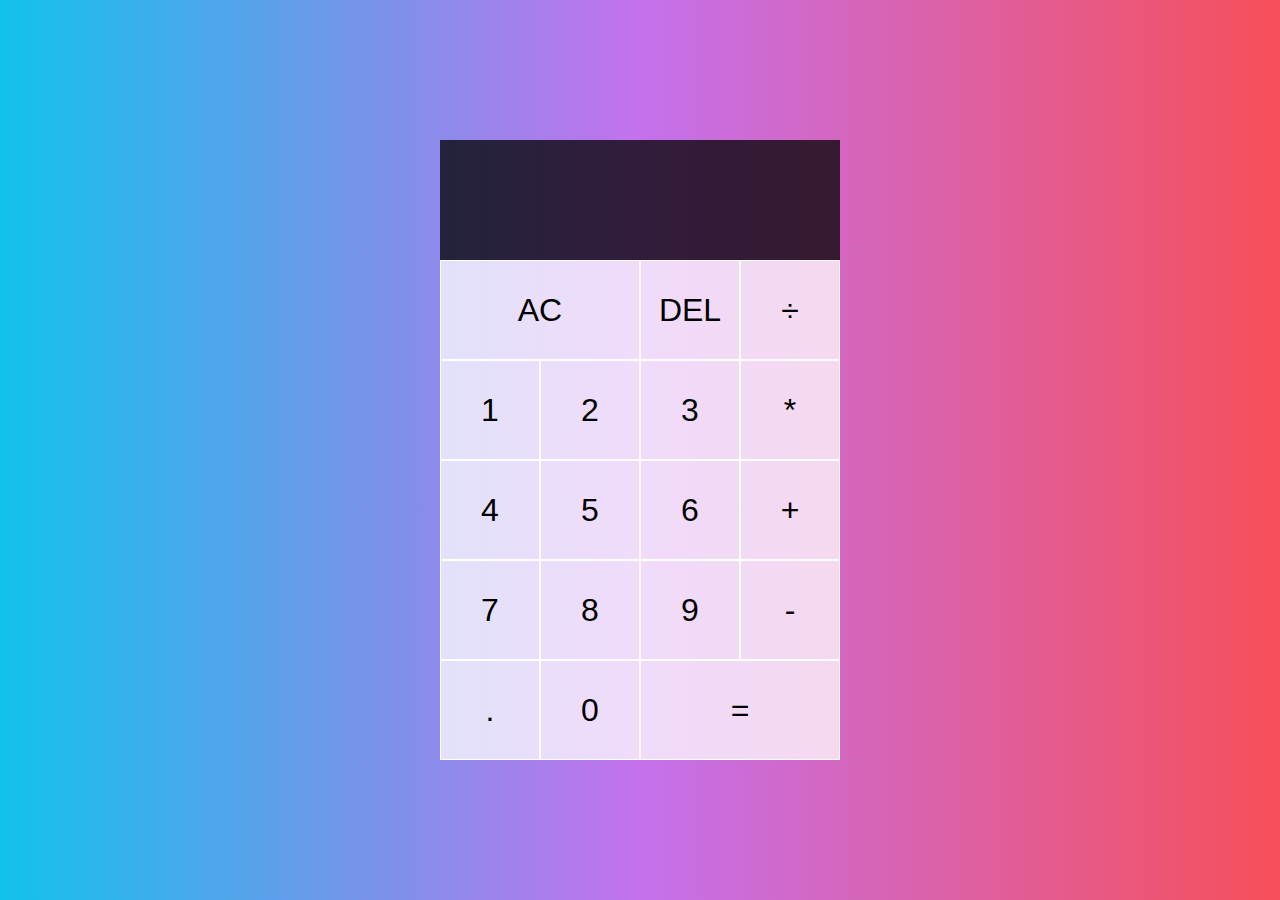
<file:  calculator/index.html>
<!DOCTYPE html>
<html lang="en">
<head>
    <meta charset="UTF-8">
    <meta name="viewport" content="width=device-width, initial-scale=1.0">
    <title>Calculator</title>
    <link rel="stylesheet" href="./style.css">
</head>
<body>
    <div class="calculator-grid">
        <div class="output">
            <div data-previous-operand class="preview-operand"></div>
            <div data-current-operand class="current-operand"></div>
        </div>
        <button data-all-clear class="span-two">AC</button>
        <button data-delete>DEL</button>
        <button data-operation>÷</button>
        <button data-number>1</button>
        <button data-number>2</button>
        <button data-number>3</button>
        <button data-operation>*</button>
        <button data-number>4</button>
        <button data-number>5</button>
        <button data-number>6</button>
        <button data-operation>+</button>
        <button data-number>7</button>
        <button data-number>8</button>
        <button data-number>9</button>
        <button data-operation>-</button>
        <button data-number>.</button>
        <button data-number>0</button>
        <button data-equals class="span-two">=</button>
    </div>

<script src="./main.js"></script>
</body>
</html>
</file>
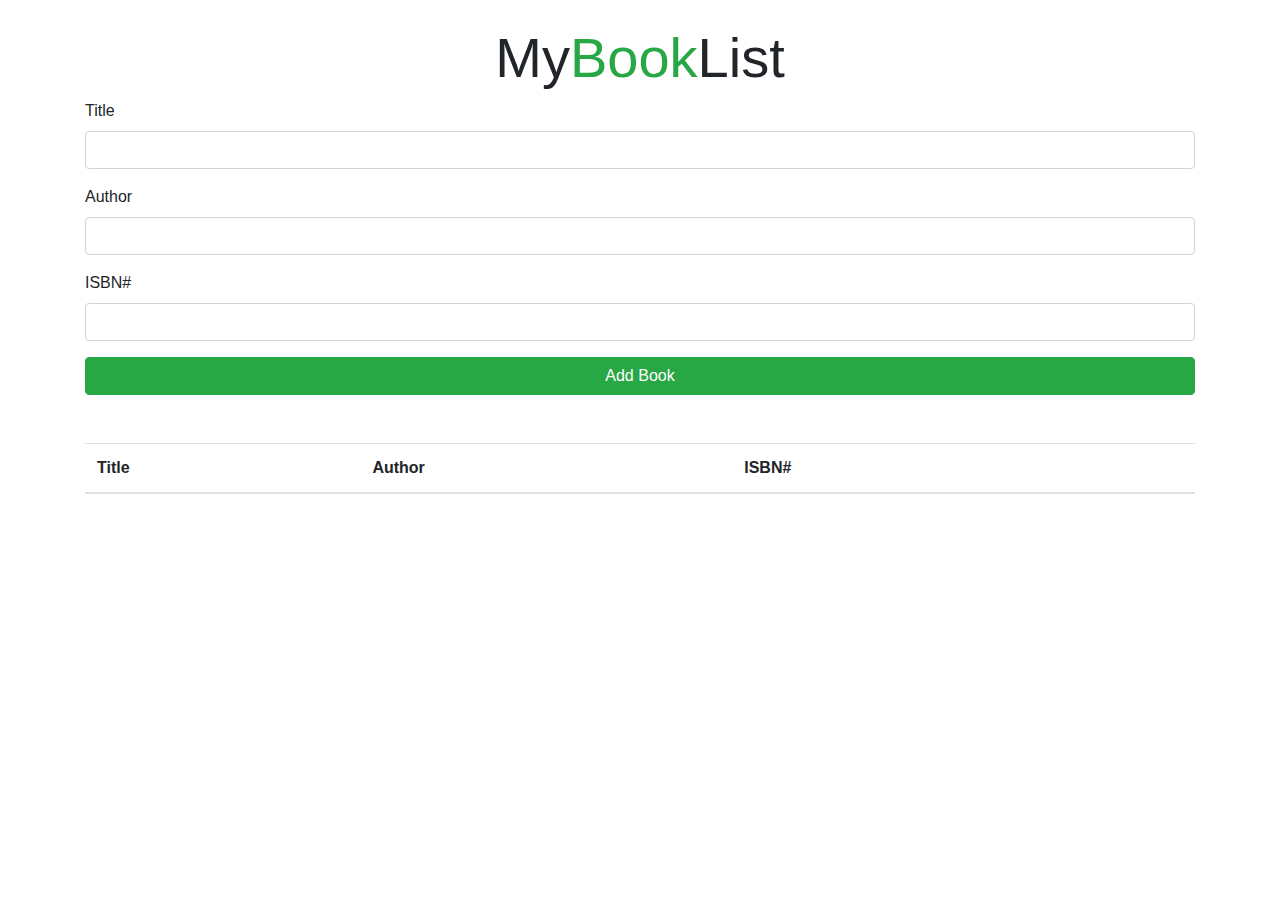
<file: Book_List/index.html>
<!DOCTYPE html>
<html lang="en">
<head>
    <meta charset="UTF-8">
    <meta name="viewport" content="width=device-width, initial-scale=1.0">
    <link rel="stylesheet" href="https://stackpath.bootstrapcdn.com/bootstrap/4.5.2/css/bootstrap.min.css" integrity="sha384-JcKb8q3iqJ61gNV9KGb8thSsNjpSL0n8PARn9HuZOnIxN0hoP+VmmDGMN5t9UJ0Z" crossorigin="anonymous">
    <link rel="stylesheet" href="https://pro.fontawesome.com/releases/v5.10.0/css/all.css" integrity="sha384-AYmEC3Yw5cVb3ZcuHtOA93w35dYTsvhLPVnYs9eStHfGJvOvKxVfELGroGkvsg+p" crossorigin="anonymous"/>
    <title>My Book List</title>
</head>
<body>
    <div class="container mt-4">
        <h1 class="display-4 text-center"><i class="fas fa-book-open text-success"></i> My<span class="text-success">Book</span>List</h1>
        <form id="book-form">
        <div class="form-group">
            <label for="title">Title</label>
            <input type="text" id="title" class="form-control">
        </div>
        <div class="form-group">
            <label for="author">Author</label>
            <input type="text" id="author" class="form-control">
        </div>
        <div class="form-group">
            <label for="isbn">ISBN#</label>
            <input type="text" id="isbn" class="form-control">
        </div>
        <input type="submit" value="Add Book" class="btn btn-success btn-block">
        </form>
        <table class="table table-striped mt-5">
        <thead>
            <tr>
            <th>Title</th>
            <th>Author</th>
            <th>ISBN#</th>
            <th></th>
            </tr>
        </thead>
        <tbody id="book-list"></tbody>
        </table>
    </div> 
    
    <script src="./script.js"></script>
</body>
</html>
</file>
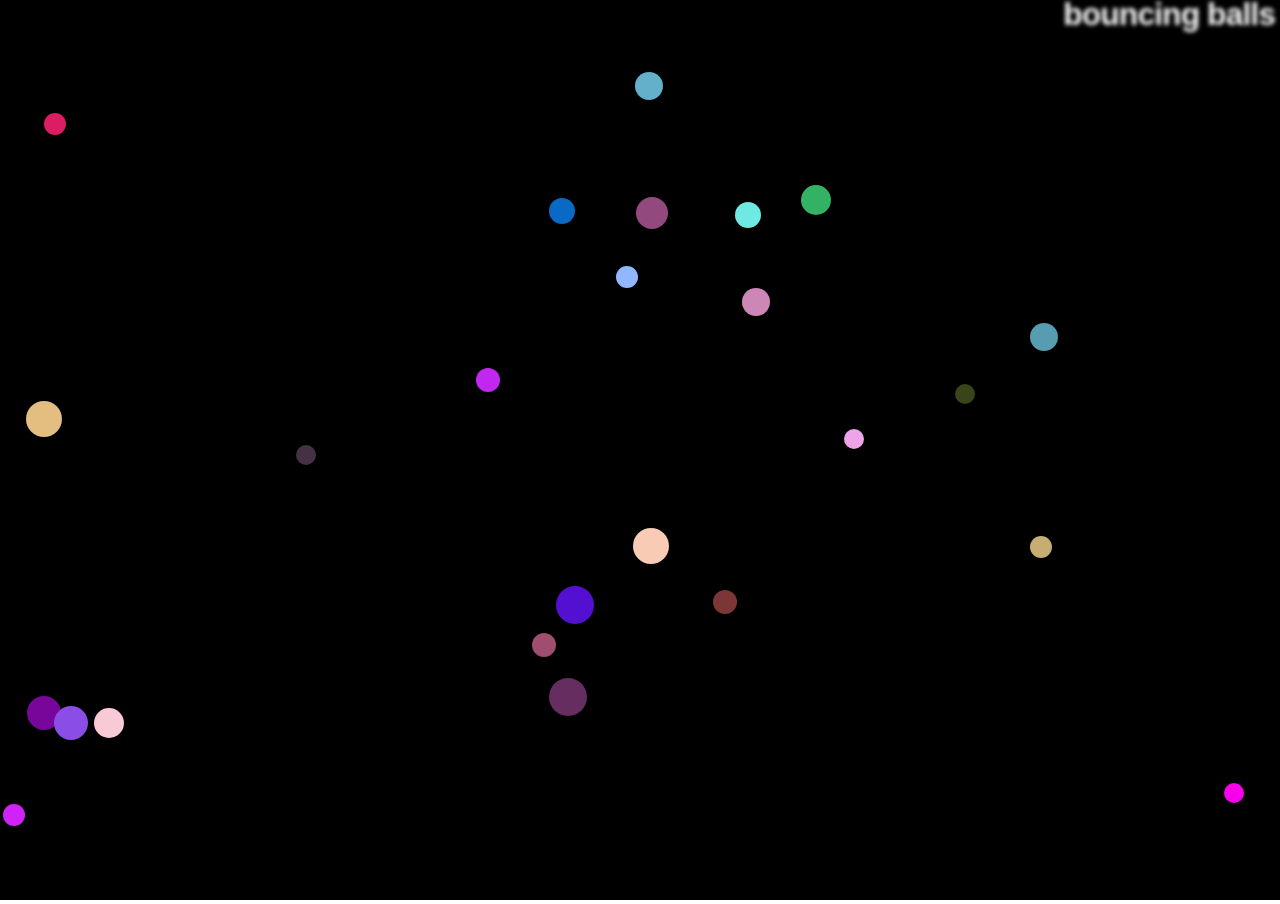
<file: bounce_balls/index.html>
<!DOCTYPE html>
<html>
  <head>
    <meta charset="utf-8">
    <title>Bouncing balls</title>
    <link rel="stylesheet" href="style.css">
  </head>

  <body>
    <h1>bouncing balls</h1>
    <canvas></canvas>

    <script src="main.js"></script>
  </body>
</html>
</file>
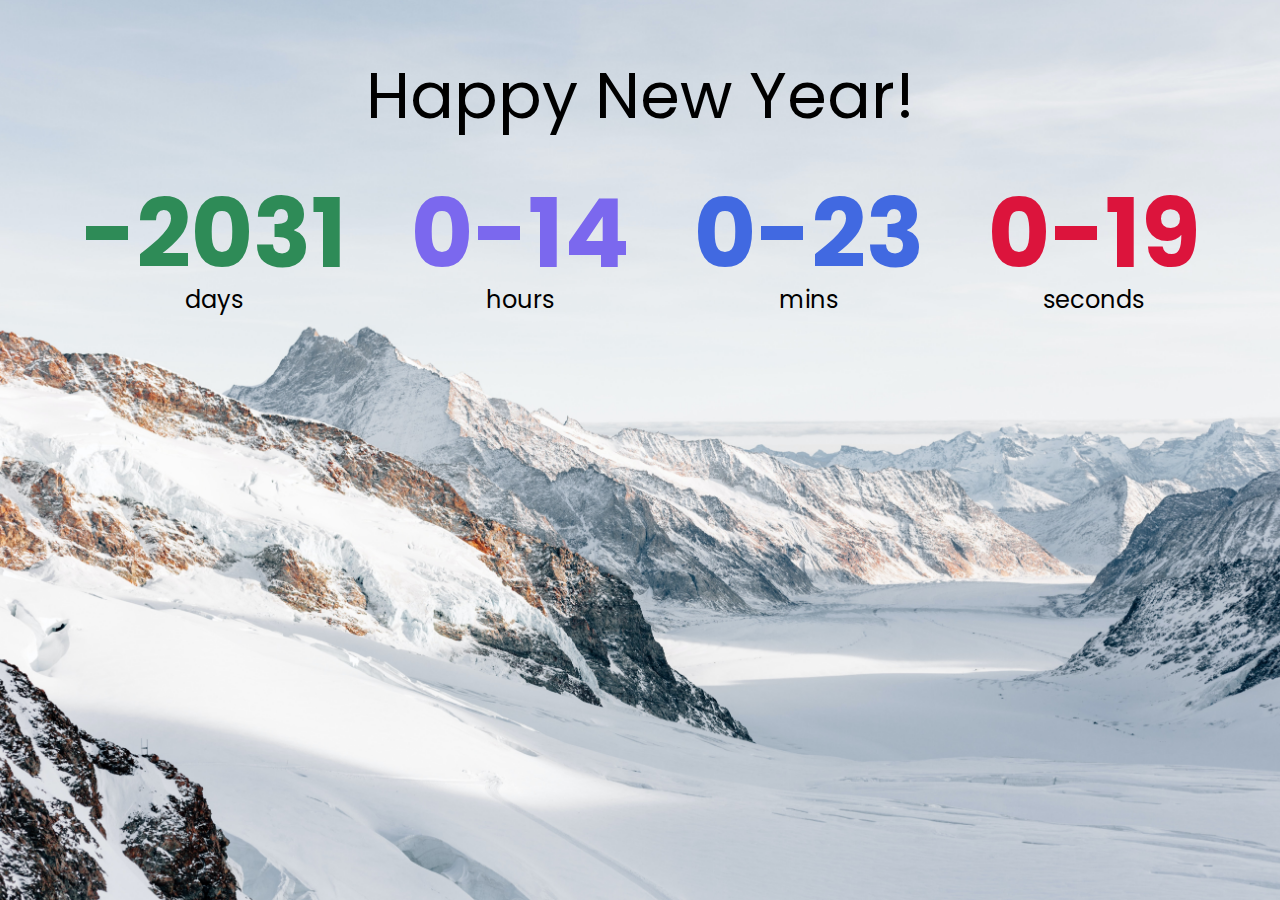
<file: Count_down/index.html>
<!DOCTYPE html>
<html lang="en">
<head>
    <meta charset="UTF-8">
    <meta name="viewport" content="width=device-width, initial-scale=1.0">
    <title>Count-Down</title>
    <link rel="stylesheet" href="./style.css">
</head>
<body>
    <h1>Happy New Year!</h1>

    <div class="countdown-container">
        <div class="countdown-el days-c">
            <p class="big-text" id="days">0</p>
            <span>days</span>
        </div>
        <div class="countdown-el hours-c">
            <p class="big-text" id="hours">0</p>
            <span>hours</span>
        </div>
        <div class="countdown-el mins-c">
            <p class="big-text" id="mins">0</p>
            <span>mins</span>
        </div>
        <div class="countdown-el seconds-c">
            <p class="big-text" id="seconds">0</p>
            <span>seconds</span>
        </div>
    </div>
    <script src="./script.js"></script>
</body>
</html>
</file>
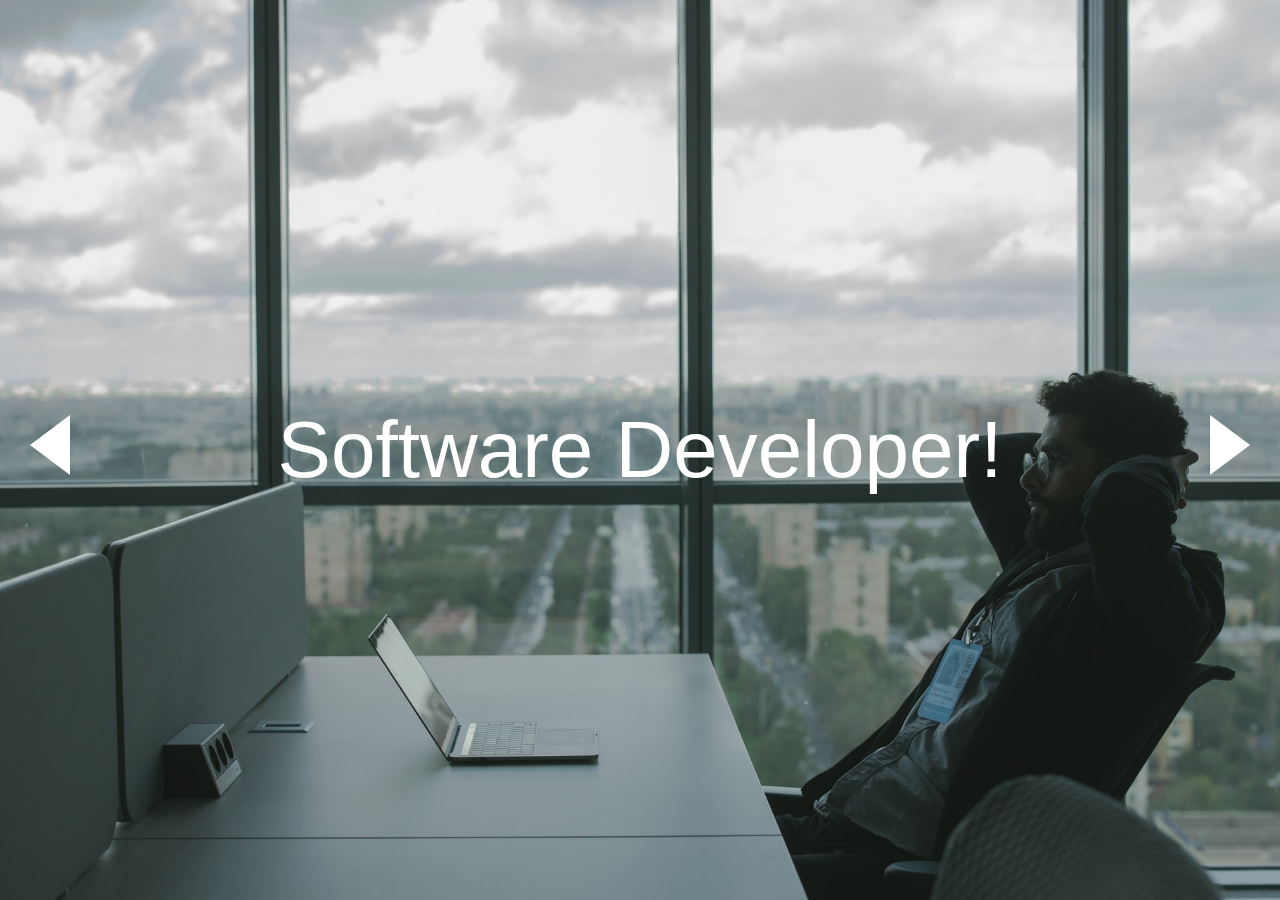
<file: Image_slider/index.html>
<!DOCTYPE html>
<html lang="en">
<head>
    <meta charset="UTF-8">
    <meta name="viewport" content="width=device-width, initial-scale=1.0">
    <title>Full Screen Slider</title>
    <link rel="stylesheet" href="./style.css">
</head>
<body>
    <div class="wrap">
        <div id="arrow-left" class="arrow"></div>
        <div id="slider">
          <div class="slide slide1">
            <div class="slide-content">
              <span>Software Developer!</span>
            </div>
          </div>
          <div class="slide slide2">
            <div class="slide-content">
              <span>Write Code</span>
            </div>
          </div>
          <div class="slide slide3">
            <div class="slide-content">
              <span>Fix Errors</span>
            </div>
          </div>
        </div>
        <div id="arrow-right" class="arrow"></div>
      </div>
<script src="./main.js"></script>
</body>
</html>
</file>
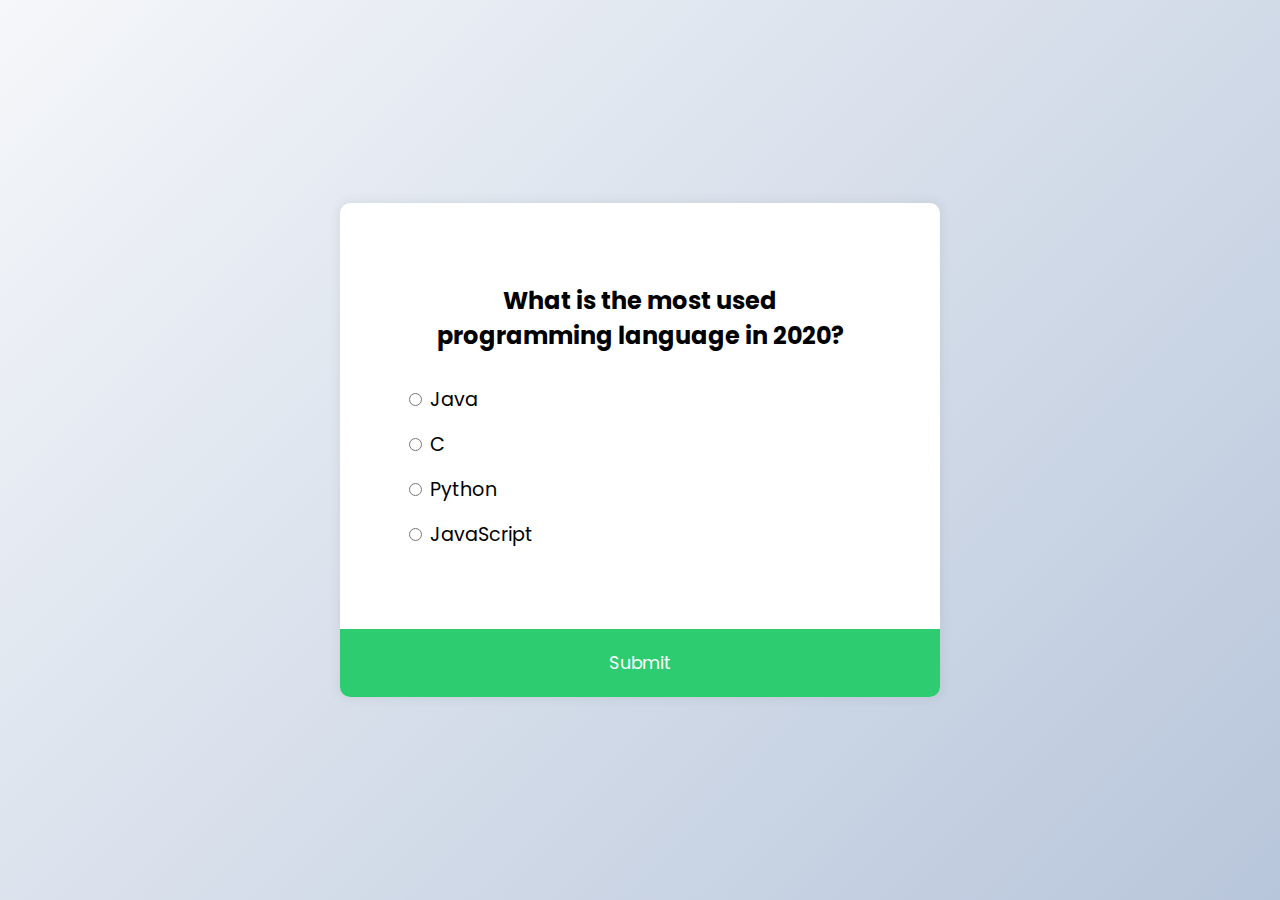
<file: Quiz_App/index.html>
<!DOCTYPE html>
<html lang="en">
    <head>
        <meta charset="UTF-8" />
        <meta name="viewport" content="width=device-width, initial-scale=1.0" />
        <title>Quiz App</title>
        <link rel="stylesheet" href="style.css" />
        <script src="script.js" defer></script>
    </head>
    <body>
        <div class="quiz-container" id="quiz">
            <div class="quiz-header">
                <h2 id="question">Question text</h2>
                <ul>
                    <li>
                        <input
                            type="radio"
                            id="a"
                            name="answer"
                            class="answer"
                        />
                        <label id="a_text" for="a">Question</label>
                    </li>
                    <li>
                        <input
                            type="radio"
                            id="b"
                            name="answer"
                            class="answer"
                        />
                        <label id="b_text" for="b">Question</label>
                    </li>
                    <li>
                        <input
                            type="radio"
                            id="c"
                            name="answer"
                            class="answer"
                        />
                        <label id="c_text" for="c">Question</label>
                    </li>
                    <li>
                        <input
                            type="radio"
                            id="d"
                            name="answer"
                            class="answer"
                        />
                        <label id="d_text" for="d">Question</label>
                    </li>
                </ul>
            </div>
            <button id="submit">Submit</button>
        </div>
    </body>
</html>
</file>
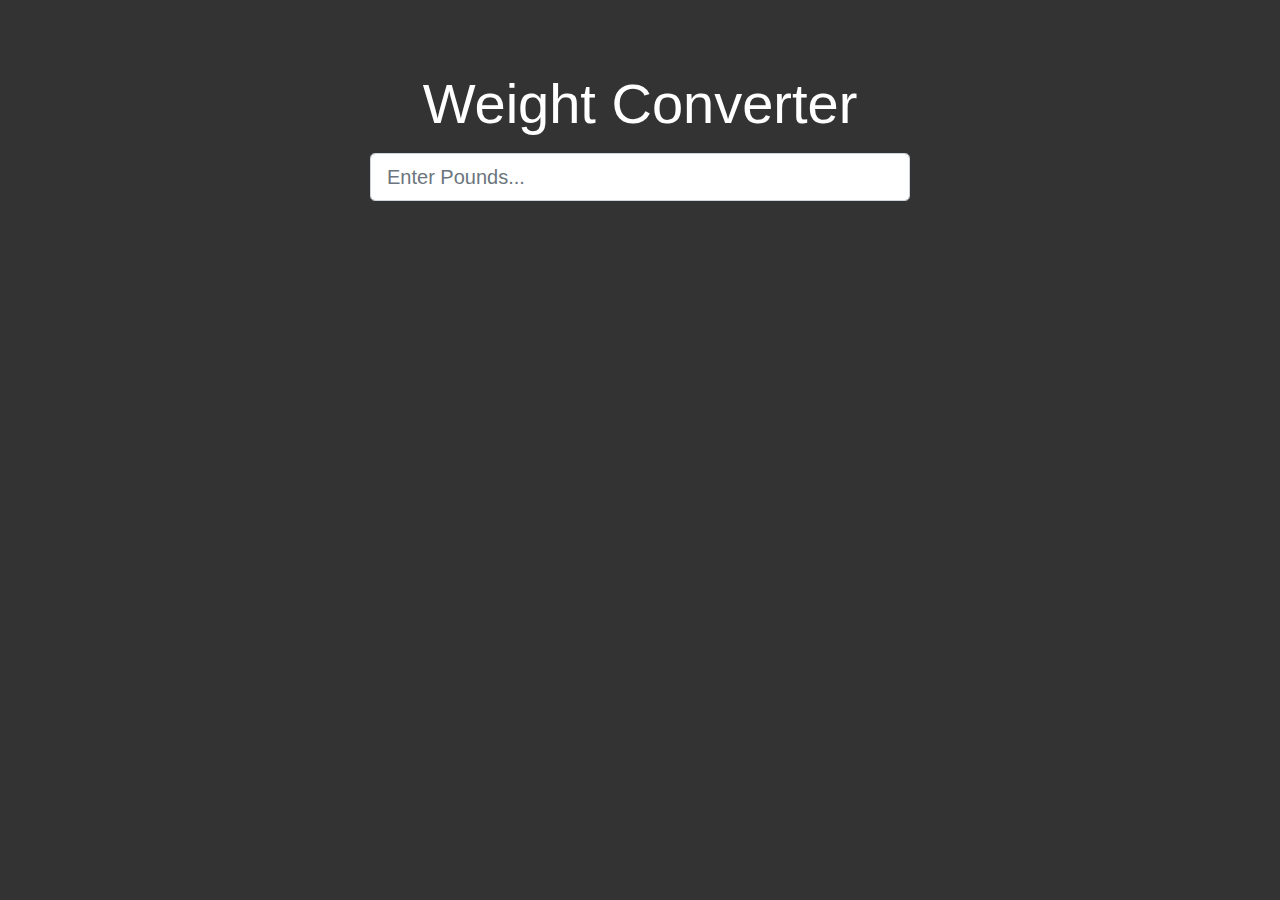
<file: Weight_Converter/index.html>
<!DOCTYPE html>
<html lang="en">
<head>
    <meta charset="UTF-8">
    <meta name="viewport" content="width=device-width, initial-scale=1.0">
    <link rel="stylesheet" href="https://stackpath.bootstrapcdn.com/bootstrap/4.5.2/css/bootstrap.min.css" integrity="sha384-JcKb8q3iqJ61gNV9KGb8thSsNjpSL0n8PARn9HuZOnIxN0hoP+VmmDGMN5t9UJ0Z" crossorigin="anonymous">
    <title>Weight Converter</title>
    <style>
        body{
            margin-top: 70px;
            background: #333;
            color: #fff;
        }
    </style>
</head>
<body>
    <div class="container">
        <div class="row">
          <div class="col-md-6 offset-md-3">
            <h1 class="display-4 text-center mb-3">Weight Converter</h1>
            <form>
              <div class="form-group">
                <input id="lbsInput" type="number" class="form-control form-control-lg" placeholder="Enter Pounds...">
              </div>
            </form>
            <div id="output">
              <div class="card bg-primary mb-3">
                <div class="card-body">
                  <h4>Grams:</h4>
                  <div id="gramsOutput"></div>
                </div>
              </div>
      
              <div class="card bg-success mb-3">
                <div class="card-body">
                  <h4>Kilograms:</h4>
                  <div id="kgOutput"></div>
                </div>
              </div>
      
              <div class="card bg-danger mb-3">
                <div class="card-body">
                  <h4>Ounces:</h4>
                  <div id="ozOutput"></div>
                </div>
              </div>
            </div>
          </div>
        </div>
    </div>

    <script>
        document.getElementById('output').style.visibility = 'hidden';
        document.getElementById('lbsInput').addEventListener('input', function(e){
            document.getElementById('output').style.visibility = 'visible';
            let lbs = e.target.value;
            document.getElementById('gramsOutput').innerHTML = lbs/0.0022046;
            document.getElementById('kgOutput').innerHTML = lbs/2.2046;
            document.getElementById('ozOutput').innerHTML = lbs/16;
        })
    </script>
</body>
</html>
</file>
<file:  calculator/style.css>
*, *::before, *::after {
    box-sizing: border-box;
    font-family: 'Segoe UI', Tahoma, Geneva, Verdana, sans-serif;
    font-weight: normal;
}

body{
    padding: 0;
    margin: 0;
    background: linear-gradient(to right, #12c2e9, #c471ed, #f64f59);
}

.calculator-grid {
    display: grid;
    justify-content: center;
    align-content: center;
    min-height: 100vh;
    grid-template-columns: repeat(4, 100px);
    grid-template-rows: minmax(120px, auto) repeat(5, 100px);
}

.calculator-grid > button {
    cursor: pointer;
    font-size: 2rem;
    border: 1px solid white;
    outline: none;
    background-color: rgba(255, 255, 255, .75);
}

.calculator-grid > button:hover {
    background-color: rgba(255, 255, 255, .9);
}

.span-two {
    grid-column: span 2;
}

.output {
    grid-column: 1 / -1;
    background-color: rgba(0, 0, 0, .75);
    display: flex;
    align-items: flex-end;
    justify-content: space-around;
    flex-direction: column;
    padding: 10px;
    word-wrap: break-word;
    word-break: break-all;
  }
  
.output .previous-operand {
    color: rgba(255, 255, 255, .75);
    font-size: 1.5rem;
}
  
.output .current-operand {
    color: white;
    font-size: 2.5rem;
}
</file>
<file: bounce_balls/style.css>
html, body {
    margin: 0;
}
  
html {
    font-family: 'Helvetica Neue', Helvetica, Arial, sans-serif;
    height: 100%;
}
  
body {
    overflow: hidden;
    height: inherit;
}
  
h1 {
    font-size: 2rem;
    letter-spacing: -1px;
    position: absolute;
    margin: 0;
    top: -4px;
    right: 5px;

    color: transparent;
    text-shadow: 0 0 4px white;
}
</file>
<file: Count_down/style.css>
@import url("https://fonts.googleapis.com/css2?family=Poppins:wght@200;400;600&display=swap");

* {
    box-sizing: border-box;
}

body {
    background-image: url("./img/background-img.jpg");
    background-size: cover;
    background-position: center center;
    display: flex;
    flex-direction: column;
    align-items: center;
    min-height: 100vh;
    font-family: "Poppins", sans-serif;
    margin: 0;
}

h1 {
    font-weight: normal;
    font-size: 4rem;
    margin-top: 3rem;
}

.countdown-container{
    display: flex;
}

.big-text {
    font-weight: bold;
    font-size: 6rem;
    line-height: 1;
    margin: 0 2rem;
}

#days {
    color: seagreen;
}

#hours {
    color: mediumslateblue;
}

#mins {
    color: royalblue;
}

#seconds {
    color: crimson;
}

.countdown-el {
    text-align: center;
}

.countdown-el span{
    font-size: 1.5rem;
}
</file>
<file: Image_slider/style.css>
body,
#slider,
.wrap,
.slide-content {
  margin: 0;
  padding: 0;
  font-family: Arial, Helvetica, sans-serif;
  width: 100%;
  height: 100vh;
  overflow-x: hidden;
}

.wrap {
  position: relative;
}

.slide {
  background-size: cover;
  background-position: center;
  background-repeat: no-repeat;
}

.slide1 {
  background-image: url("./img/image-2.jpg");
}
.slide2 {
  background-image: url("./img/image-1.jpg");
}
.slide3 {
  background-image: url("./img/image-3.jpg");
}

.slide-content {
  display: flex;
  flex-direction: column;
  justify-content: center;
  align-items: center;
  text-align: center;
}

.slide-content span {
  font-size: 5rem;
  color: #fff;
}

.arrow {
  cursor: pointer;
  position: absolute;
  top: 50%;
  margin-top: -35px;
  width: 0;
  height: 0;
  border-style: solid;
}

#arrow-left {
  border-width: 30px 40px 30px 0;
  border-color: transparent #fff transparent transparent;
  left: 0;
  margin-left: 30px;
}

#arrow-right {
  border-width: 30px 0 30px 40px;
  border-color: transparent transparent transparent #fff;
  right: 0;
  margin-right: 30px;
}
</file>
<file: Quiz_App/style.css>
@import url("https://fonts.googleapis.com/css2?family=Poppins:wght@200;400;600&display=swap");

* {
    box-sizing: border-box;
}

body {
    background-color: #1e2c41;
    background-image: linear-gradient(315deg, #b8c6db 0%, #f5f7fa 100%);
    display: flex;
    align-items: center;
    justify-content: center;
    font-family: "Poppins", sans-serif;
    margin: 0;
    min-height: 100vh;
}

.quiz-container {
    background-color: #fff;
    border-radius: 10px;
    box-shadow: 0 0 10px 2px rgba(100, 100, 100, 0.1);
    overflow: hidden;
    width: 600px;
    max-width: 100%;
}

.quiz-header {
    padding: 4rem;
}

h2 {
    padding: 1rem;
    text-align: center;
    margin: 0;
}

ul {
    list-style-type: none;
    padding: 0;
}

ul li {
    font-size: 1.2rem;
    margin: 1rem 0;
}

ul li label {
    cursor: pointer;
}

button {
    background-color: #2ecc71;
    border: none;
    color: white;
    cursor: pointer;
    display: block;
    font-family: inherit;
    font-size: 1.1rem;
    width: 100%;
    padding: 1.3rem;
}

button:hover {
    background-color: #27ae60;
}

button:focus {
    background-color: #27ae60;
    outline: none;
}
</file>
